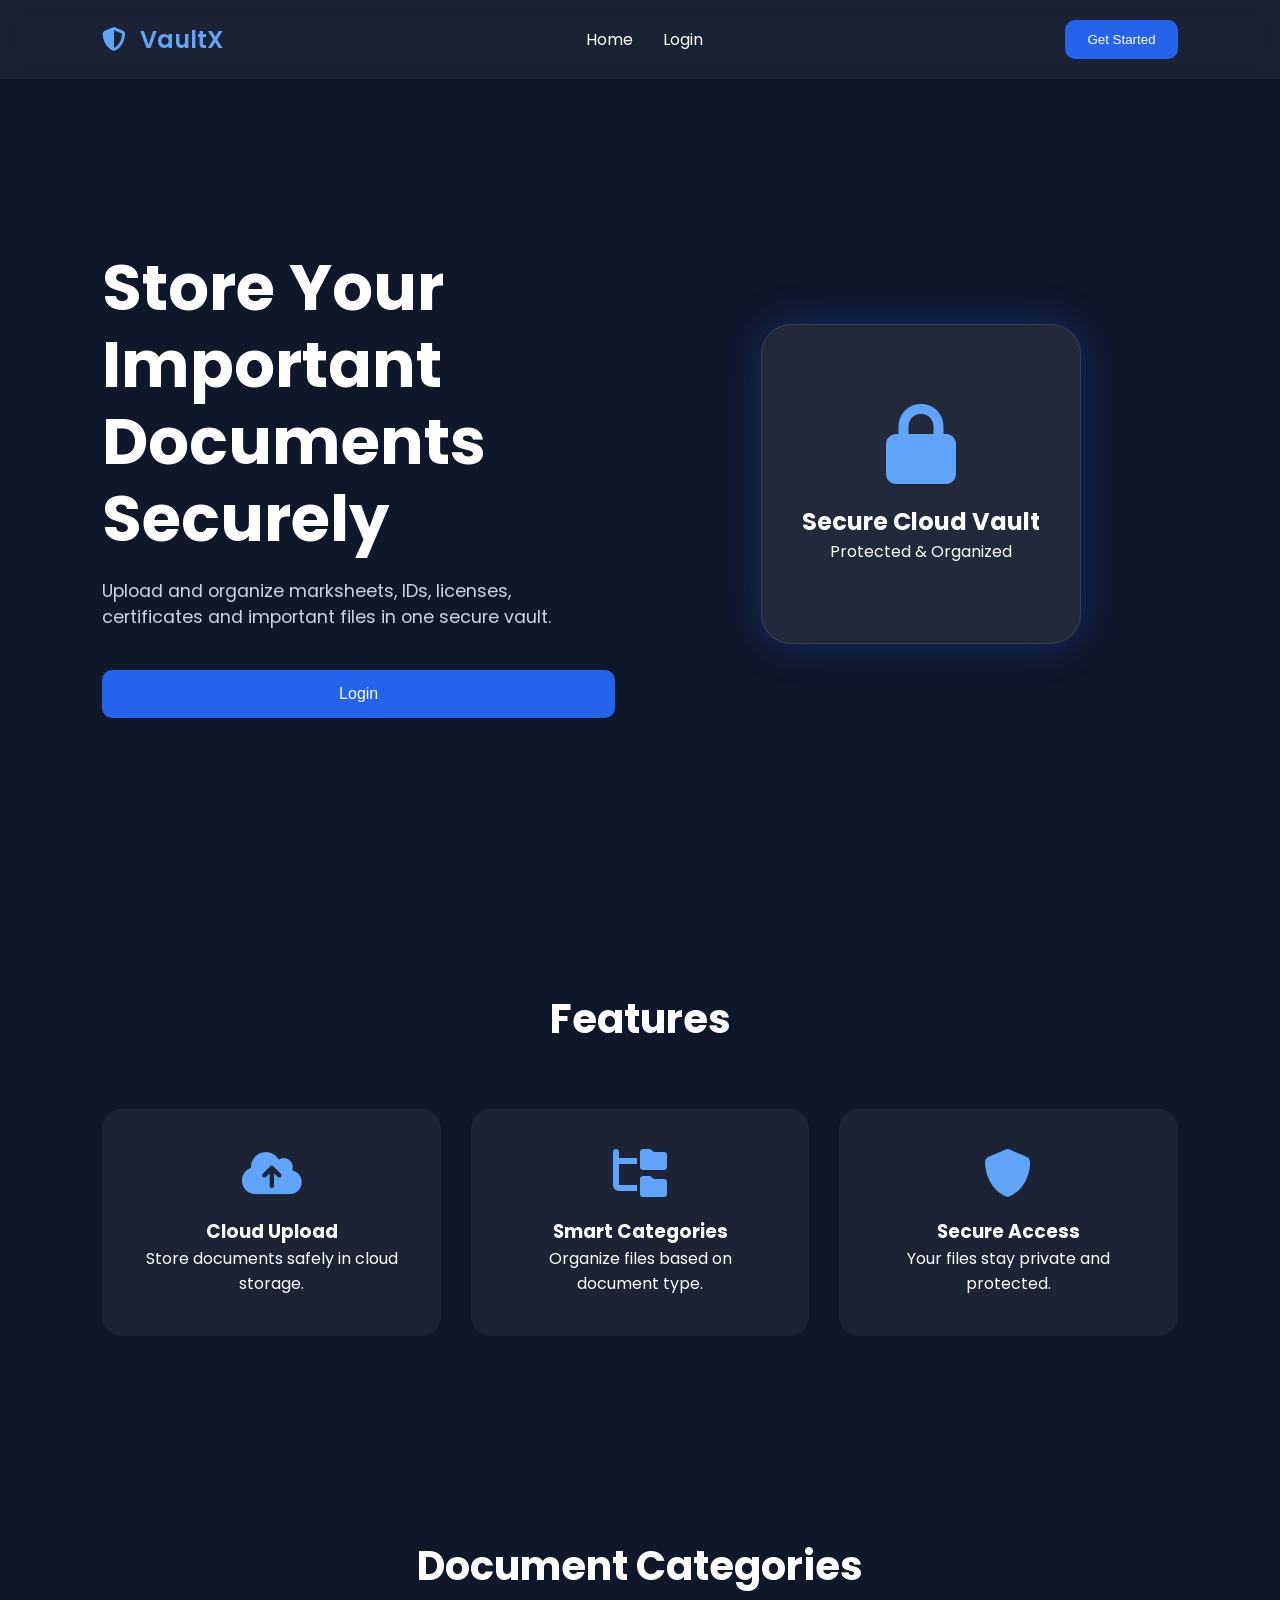
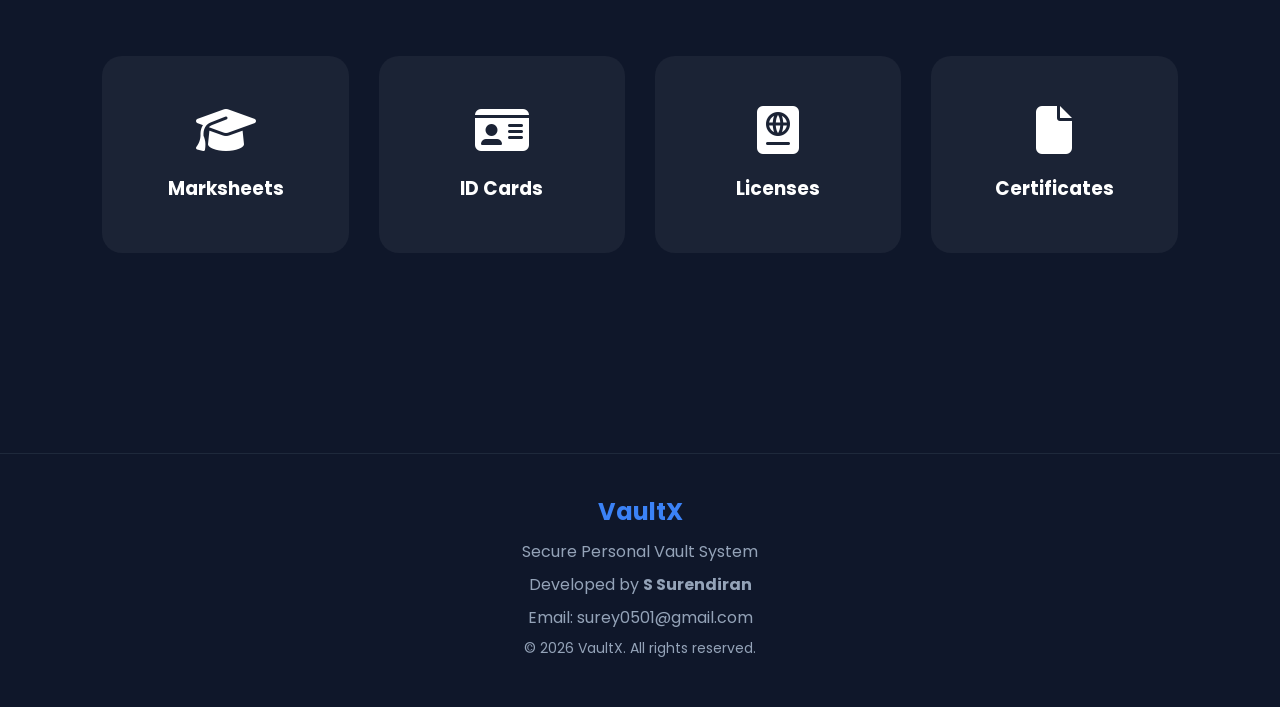
<file: index.html>
<!DOCTYPE html>
<html lang="en">
<head>
    <meta charset="UTF-8" />
    <meta name="viewport" content="width=device-width, initial-scale=1.0"/>
    <title>VaultX - Personal Vault</title>

    <link rel="stylesheet" href="style.css">

    <!-- Google Font -->
    <link href="https://fonts.googleapis.com/css2?family=Poppins:wght@300;400;500;600;700&display=swap" rel="stylesheet">

    <!-- Icons -->
    <link rel="stylesheet"
    href="https://cdnjs.cloudflare.com/ajax/libs/font-awesome/6.5.1/css/all.min.css">
</head>

<body>

    <!-- Navbar -->
    <nav class="navbar">
        <div class="logo">
            <i class="fa-solid fa-shield-halved"></i>
            VaultX
        </div>

        <ul class="nav-links">
            <li><a href="index.html">Home</a></li>
            <li><a href="login.html">Login</a></li>
            
        </ul>

        <button class="btn-primary"
        onclick="window.location.href='login.html'">
        Get Started
        </button>
    </nav>


    <!-- Hero Section -->
    <section class="hero">

        <div class="hero-content">
            <h1>
                Store Your Important Documents Securely
            </h1>

            <p>
                Upload and organize marksheets, IDs, licenses,
                certificates and important files in one secure vault.
            </p>

            <div class="hero-buttons">
                
                <button class="btn-primary login-btn"
                onclick="window.location.href='login.html'">
                     Login
                    </button>

                
            </div>
        </div>

        <div class="hero-image">
            <div class="vault-card">
                <i class="fa-solid fa-lock"></i>
                <h3>Secure Cloud Vault</h3>
                <p>Protected & Organized</p>
            </div>
        </div>

    </section>


    <!-- Features -->
    <section class="features">

        <h2>Features</h2>

        <div class="feature-grid">

            <div class="feature-card">
                <i class="fa-solid fa-cloud-arrow-up"></i>
                <h3>Cloud Upload</h3>
                <p>Store documents safely in cloud storage.</p>
            </div>

            <div class="feature-card">
                <i class="fa-solid fa-folder-tree"></i>
                <h3>Smart Categories</h3>
                <p>Organize files based on document type.</p>
            </div>

            <div class="feature-card">
                <i class="fa-solid fa-shield"></i>
                <h3>Secure Access</h3>
                <p>Your files stay private and protected.</p>
            </div>

        </div>

    </section>


    <!-- Categories -->
    <section class="categories">

        <h2>Document Categories</h2>

        <div class="category-grid">

            <div class="category-card">
                <i class="fa-solid fa-graduation-cap"></i>
                <h3>Marksheets</h3>
            </div>

            <div class="category-card">
                <i class="fa-solid fa-id-card"></i>
                <h3>ID Cards</h3>
            </div>

            <div class="category-card">
                <i class="fa-solid fa-passport"></i>
                <h3>Licenses</h3>
            </div>

            <div class="category-card">
                <i class="fa-solid fa-file"></i>
                <h3>Certificates</h3>
            </div>

        </div>

    </section>



<!-- Footer -->

<footer class="footer">

    <h2>VaultX</h2>

    <p>
        Secure Personal Vault System
    </p>

    <p class="developer">

        Developed by
        <strong> S Surendiran</strong>

    </p>

    <p>

        Email:
        surey0501@gmail.com

    </p>

    <p class="copyright">

        © 2026 VaultX.
        All rights reserved.

    </p>

</footer>

<script src="script.js"></script>
</body>
</html>
</file>
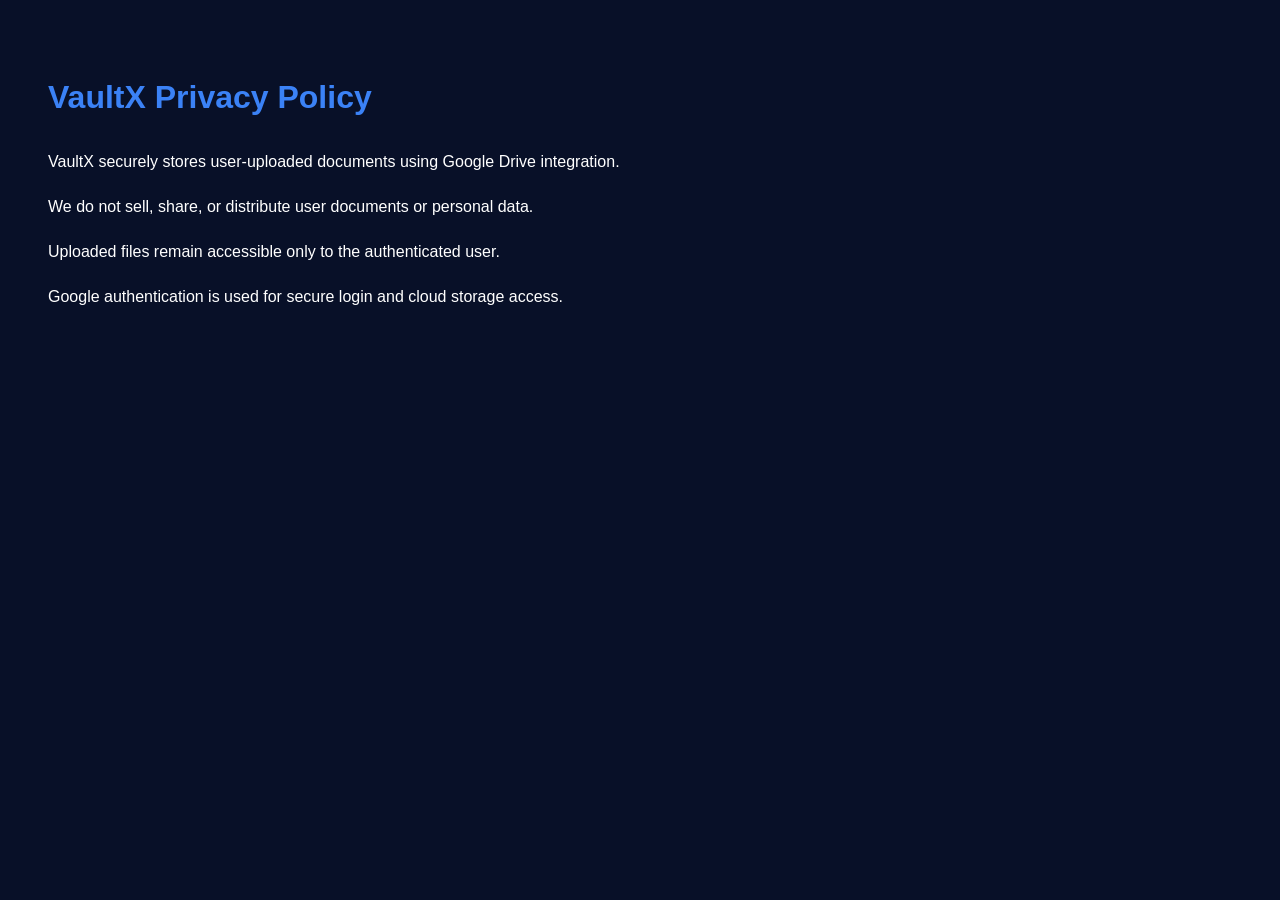
<file: privacy.html>
<!DOCTYPE html>
<html lang="en">
<head>
<meta charset="UTF-8">
<title>Privacy Policy</title>

<style>

body{
    background: #081028;
    color: white;
    font-family: Arial;
    padding: 40px;
    line-height: 1.8;
}

h1{
    color: #3b82f6;
}

</style>

</head>

<body>

<h1>VaultX Privacy Policy</h1>

<p>

VaultX securely stores user-uploaded documents
using Google Drive integration.

</p>

<p>

We do not sell, share, or distribute
user documents or personal data.

</p>

<p>

Uploaded files remain accessible only
to the authenticated user.

</p>

<p>

Google authentication is used for secure login
and cloud storage access.

</p>

</body>
</html>
</file>
<file: style.css>
*{
    margin: 0;
    padding: 0;
    box-sizing: border-box;
}

body{
    font-family: 'Poppins', sans-serif;
    background: #0f172a;
    color: white;
}

/* Navbar */

.navbar{
    width: 100%;
    padding: 20px 8%;
    display: flex;
    justify-content: space-between;
    align-items: center;
    background: rgba(255,255,255,0.05);
    backdrop-filter: blur(10px);
    position: sticky;
    top: 0;
}

.logo{
    font-size: 1.5rem;
    font-weight: 600;
    color: #60a5fa;
}

.logo i{
    margin-right: 8px;
}

.nav-links{
    display: flex;
    list-style: none;
    gap: 30px;
}

.nav-links a{
    color: white;
    text-decoration: none;
    transition: 0.3s;
}

.nav-links a:hover{
    color: #60a5fa;
}

.btn-primary{
    background: #2563eb;
    color: white;
    border: none;
    padding: 12px 22px;
    border-radius: 10px;
    cursor: pointer;
    font-weight: 500;
    transition: 0.3s;
}

.btn-primary:hover{
    background: #1d4ed8;
    transform: translateY(-2px);
}

.btn-secondary{
    background: transparent;
    border: 1px solid #60a5fa;
    color: white;
    padding: 12px 22px;
    border-radius: 10px;
    cursor: pointer;
}

/* Hero */

.hero{
    min-height: 90vh;
    display: flex;
    align-items: center;
    justify-content: space-between;
    padding: 0 8%;
    gap: 50px;
}

.hero-content{
    flex: 1;
}

.hero-content h1{
    font-size: 4rem;
    line-height: 1.2;
    margin-bottom: 20px;
}

.hero-content p{
    font-size: 1.1rem;
    color: #cbd5e1;
    margin-bottom: 30px;
    max-width: 600px;
}

.hero-buttons{
    display: flex;
    gap: 20px;
}

.hero-image{
    flex: 1;
    display: flex;
    justify-content: center;
}

.vault-card{
    width: 320px;
    height: 320px;
    background: rgba(255,255,255,0.08);
    border: 1px solid rgba(255,255,255,0.1);
    backdrop-filter: blur(20px);
    border-radius: 30px;
    display: flex;
    flex-direction: column;
    justify-content: center;
    align-items: center;
    box-shadow: 0 0 40px rgba(37,99,235,0.3);
}

.vault-card i{
    font-size: 5rem;
    color: #60a5fa;
    margin-bottom: 20px;
}

.vault-card h3{
    font-size: 1.5rem;
}

/* Features */

.features{
    padding: 100px 8%;
}

.features h2{
    text-align: center;
    margin-bottom: 60px;
    font-size: 2.5rem;
}

.feature-grid{
    display: grid;
    grid-template-columns: repeat(auto-fit,minmax(250px,1fr));
    gap: 30px;
}

.feature-card{
    background: rgba(255,255,255,0.05);
    padding: 40px;
    border-radius: 20px;
    text-align: center;
    transition: 0.3s;
}

.feature-card:hover{
    transform: translateY(-10px);
}

.feature-card i{
    font-size: 3rem;
    color: #60a5fa;
    margin-bottom: 20px;
}

/* Categories */

.categories{
    padding: 100px 8%;
}

.categories h2{
    text-align: center;
    margin-bottom: 60px;
    font-size: 2.5rem;
}

.category-grid{
    display: grid;
    grid-template-columns: repeat(auto-fit,minmax(220px,1fr));
    gap: 30px;
}

.category-card{
    background: rgba(255,255,255,0.05);
    padding: 50px 20px;
    border-radius: 20px;
    text-align: center;
    transition: 0.3s;
}

.category-card:hover{
    background: #2563eb;
    transform: scale(1.05);
}

.category-card i{
    font-size: 3rem;
    margin-bottom: 20px;
}

/* Footer */

.footer{
    padding: 50px 8%;
    text-align: center;
    background: rgba(255,255,255,0.03);
}

.footer h3{
    margin-bottom: 10px;
}

.copyright{
    margin-top: 20px;
    color: #94a3b8;
}

/* Responsive */

@media(max-width: 900px){

    .hero{
        flex-direction: column;
        text-align: center;
        padding-top: 50px;
    }

    .hero-content h1{
        font-size: 3rem;
    }

    .hero-buttons{
        justify-content: center;
    }

    .nav-links{
        display: none;
    }
}
/* LOGIN PAGE */

.login-body{
    min-height: 100vh;
    background: linear-gradient(
        135deg,
        #0f172a,
        #1e293b
    );
}

.login-container{
    width: 100%;
    min-height: 100vh;
    display: flex;
}

.login-left{
    flex: 1;
    padding: 80px;
    display: flex;
    flex-direction: column;
    justify-content: center;
}

.login-brand{
    display: flex;
    align-items: center;
    gap: 15px;
    margin-bottom: 30px;
}

.login-brand i{
    font-size: 2.5rem;
    color: #60a5fa;
}

.login-left h1{
    font-size: 2.5rem;
}

.login-left h2{
    font-size: 3rem;
    margin-bottom: 20px;
    line-height: 1.2;
}

.login-left p{
    color: #cbd5e1;
    font-size: 1.1rem;
    max-width: 500px;
}

.login-right{
    flex: 1;
    display: flex;
    justify-content: center;
    align-items: center;
    padding: 40px;
}

.login-card{
    width: 100%;
    max-width: 420px;
    padding: 50px;
    background: rgba(255,255,255,0.08);
    border: 1px solid rgba(255,255,255,0.1);
    backdrop-filter: blur(20px);
    border-radius: 30px;
    box-shadow: 0 0 30px rgba(37,99,235,0.2);
}

.login-card h2{
    text-align: center;
    margin-bottom: 40px;
    font-size: 2rem;
}

.input-box{
    width: 100%;
    background: rgba(255,255,255,0.05);
    border-radius: 12px;
    margin-bottom: 25px;
    display: flex;
    align-items: center;
    padding: 15px;
}

.input-box i{
    color: #60a5fa;
    margin-right: 10px;
}

.input-box input{
    width: 100%;
    background: transparent;
    border: none;
    outline: none;
    color: white;
    font-size: 1rem;
}

.input-box input::placeholder{
    color: #94a3b8;
}

.login-btn{
    width: 100%;
    margin-top: 10px;
    padding: 15px;
    font-size: 1rem;
}

.register-text{
    text-align: center;
    margin-top: 25px;
    color: #cbd5e1;
}

.register-text a{
    color: #60a5fa;
    text-decoration: none;
}

/* Responsive */

@media(max-width: 900px){

    .login-container{
        flex-direction: column;
    }

    .login-left{
        text-align: center;
        padding: 50px 30px;
        align-items: center;
    }

    .login-left h2{
        font-size: 2.3rem;
    }

    .login-card{
        padding: 35px;
    }
}
/* DASHBOARD */

.dashboard{
    display: flex;
    min-height: 100vh;
    background: #0f172a;
}

/* Sidebar */

.sidebar{
    width: 280px;
    background: #111827;
    padding: 30px 20px;
    border-right: 1px solid rgba(255,255,255,0.05);
}

.sidebar-logo{
    display: flex;
    align-items: center;
    gap: 12px;
    margin-bottom: 50px;
}

.sidebar-logo i{
    font-size: 2rem;
    color: #60a5fa;
}

.sidebar-menu{
    list-style: none;
}

.sidebar-menu li{
    padding: 16px 18px;
    margin-bottom: 10px;
    border-radius: 12px;
    cursor: pointer;
    transition: 0.3s;
    display: flex;
    align-items: center;
    gap: 12px;
    color: #cbd5e1;
}

.sidebar-menu li:hover,
.sidebar-menu .active{
    background: #2563eb;
    color: white;
}

/* Main */

.main-content{
    flex: 1;
    padding: 30px;
}

/* Topbar */

.topbar{
    display: flex;
    justify-content: space-between;
    align-items: center;
    margin-bottom: 40px;
}

.profile{
    background: rgba(255,255,255,0.05);
    padding: 12px 18px;
    border-radius: 12px;
    display: flex;
    align-items: center;
    gap: 10px;
}

/* Stats */

.stats-grid{
    display: grid;
    grid-template-columns: repeat(auto-fit,minmax(220px,1fr));
    gap: 25px;
    margin-bottom: 50px;
}

.stats-card{
    background: rgba(255,255,255,0.05);
    padding: 30px;
    border-radius: 20px;
    transition: 0.3s;
}

.stats-card:hover{
    transform: translateY(-5px);
}

.stats-card i{
    font-size: 2.5rem;
    color: #60a5fa;
    margin-bottom: 15px;
}

.stats-card h2{
    margin-bottom: 10px;
}

/* Sections */

.dashboard-section{
    margin-bottom: 50px;
}

.section-title{
    margin-bottom: 25px;
}

/* File Cards */

.recent-files{
    display: flex;
    flex-direction: column;
    gap: 20px;
}

.file-card{
    background: rgba(255,255,255,0.05);
    padding: 20px;
    border-radius: 18px;
    display: flex;
    justify-content: space-between;
    align-items: center;
}

.file-info{
    display: flex;
    align-items: center;
    gap: 15px;
}

.file-info i{
    font-size: 2rem;
    color: #60a5fa;
}

.file-info p{
    color: #94a3b8;
    margin-top: 5px;
}

/* Responsive */

@media(max-width: 900px){

    .dashboard{
        flex-direction: column;
    }

    .sidebar{
        width: 100%;
    }

    .topbar{
        flex-direction: column;
        align-items: flex-start;
        gap: 20px;
    }

    .file-card{
        flex-direction: column;
        align-items: flex-start;
        gap: 20px;
    }
}
/* UPLOAD PAGE */

.upload-container{
    width: 100%;
    max-width: 900px;
    margin: auto;
}

.upload-box{
    background: rgba(255,255,255,0.05);
    border: 2px dashed #60a5fa;
    border-radius: 25px;
    padding: 80px 40px;
    text-align: center;
    margin-bottom: 40px;
    transition: 0.3s;
}

.upload-box:hover{
    background: rgba(255,255,255,0.08);
}

.upload-box i{
    font-size: 5rem;
    color: #60a5fa;
    margin-bottom: 20px;
}

.upload-box h2{
    margin-bottom: 10px;
}

.upload-box p{
    color: #94a3b8;
    margin-bottom: 30px;
}

.upload-box input{
    color: white;
}

/* Form */

.upload-form{
    background: rgba(255,255,255,0.05);
    padding: 40px;
    border-radius: 25px;
}

.form-group{
    margin-bottom: 25px;
}

.form-group label{
    display: block;
    margin-bottom: 10px;
    font-weight: 500;
}

.form-group select{
    width: 100%;
    padding: 15px;
    border-radius: 12px;
    background: #1e293b;
    border: none;
    color: white;
    font-size: 1rem;
}

.upload-btn{
    width: 100%;
    padding: 16px;
    margin-top: 10px;
}

/* Responsive */

@media(max-width: 768px){

    .upload-box{
        padding: 50px 20px;
    }

    .upload-form{
        padding: 25px;
    }

}
.delete-btn{
    background: #dc2626;
}

.delete-btn:hover{
    background: #b91c1c;
}
/* FILTER BUTTONS */

.filter-buttons{
    display: flex;
    gap: 12px;
    flex-wrap: wrap;
    margin-top: 20px;
}

.filter-btn{
    background: rgba(255,255,255,0.05);
    border: none;
    padding: 10px 18px;
    border-radius: 10px;
    color: white;
    cursor: pointer;
    transition: 0.3s;
}

.filter-btn:hover{
    background: #2563eb;
}

.active-filter{
    background: #2563eb;
}
.delete-btn{
    background: #dc2626;
}

.delete-btn:hover{
    background: #b91c1c;
}
.file-actions{
    display: flex;
    gap: 10px;
}

.delete-btn{
    background: #dc2626;
}

.delete-btn:hover{
    background: #b91c1c;
}
.footer{

    margin-top: 100px;

    padding: 40px 20px;

    text-align: center;

    background: #0f172a;

    border-top: 1px solid #1e293b;

}

.footer h2{

    color: #3b82f6;

    margin-bottom: 10px;

}

.footer p{

    color: #94a3b8;

    margin: 8px 0;

}

.developer{

    color: white;

    font-size: 16px;

}

.copyright{

    margin-top: 20px;

    font-size: 14px;

    color: #64748b;

}
</file>
